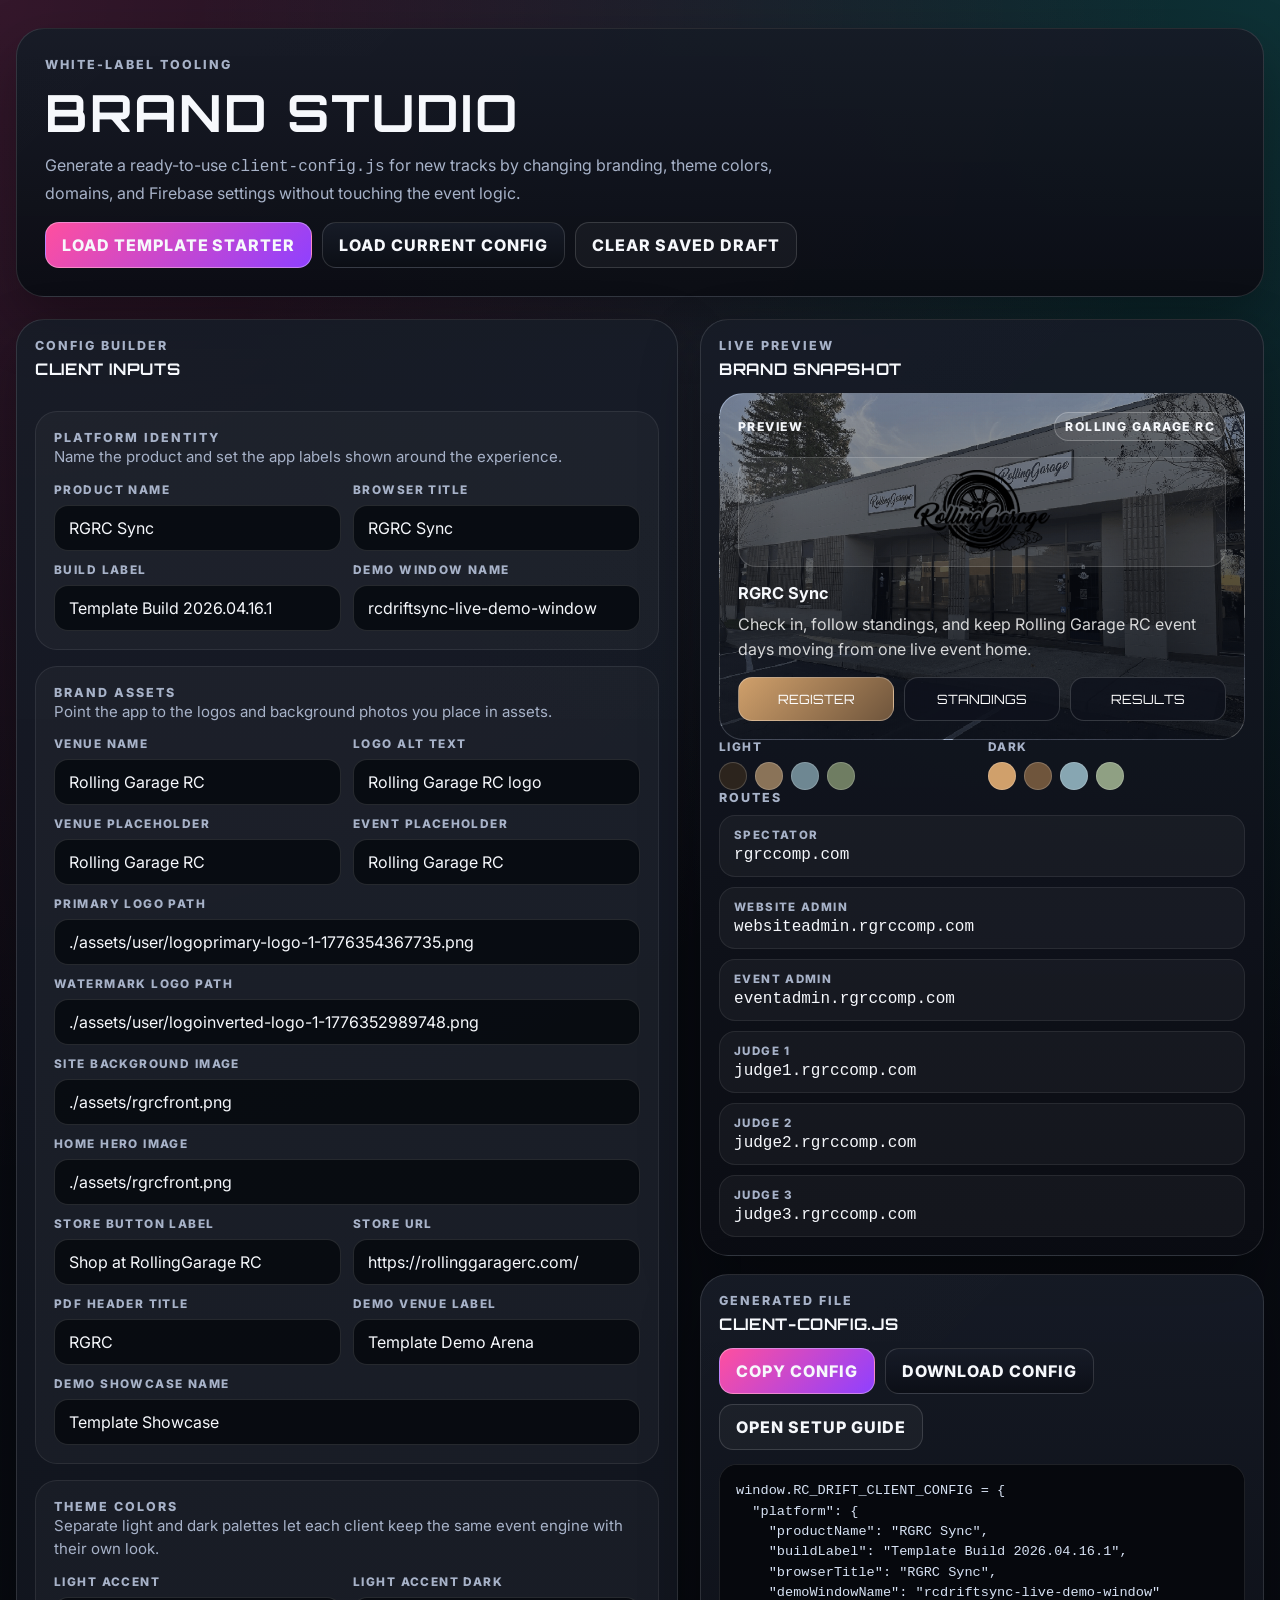
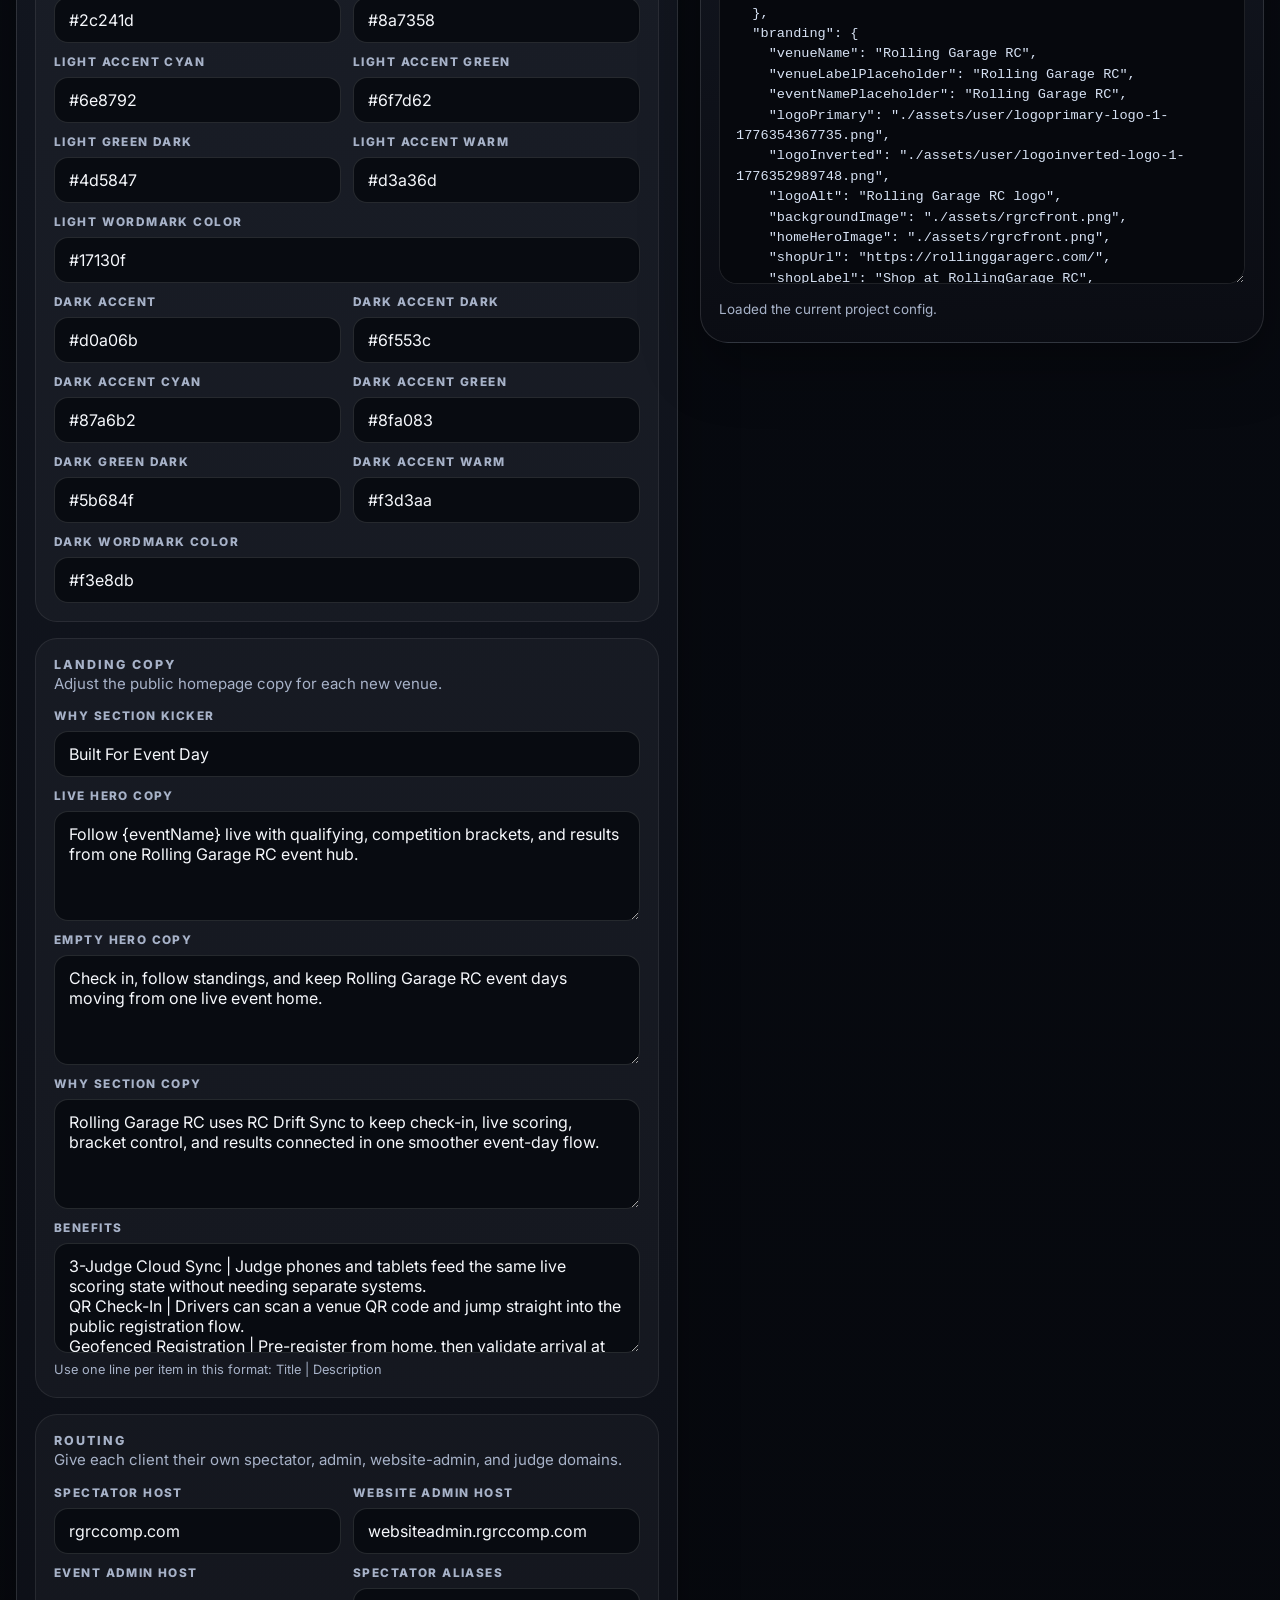
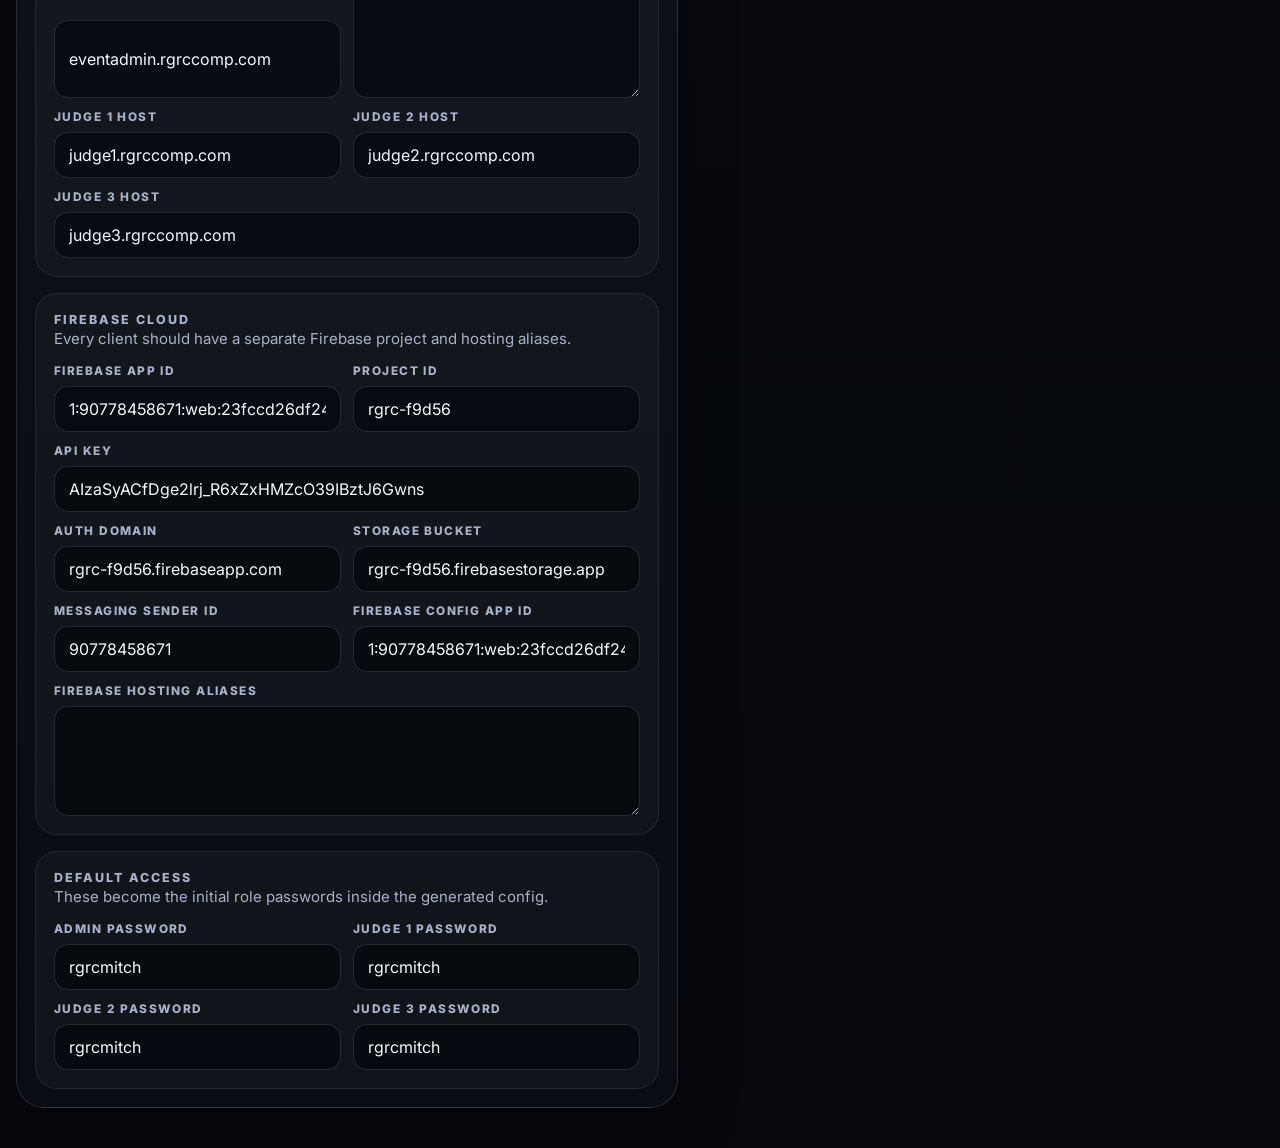
<file: brand-studio/index.html>
<!DOCTYPE html>
<html lang="en">
<head>
  <meta charset="UTF-8" />
  <meta name="viewport" content="width=device-width, initial-scale=1.0" />
  <title>RCDriftSync Brand Studio</title>
  <link rel="preconnect" href="https://fonts.googleapis.com" />
  <link rel="preconnect" href="https://fonts.gstatic.com" crossorigin />
  <link href="https://fonts.googleapis.com/css2?family=Inter:wght@400;500;600;700;800&family=Orbitron:wght@700;800;900&display=swap" rel="stylesheet" />
  <link rel="stylesheet" href="./brand-studio.css" />
</head>
<body>
  <div class="studio-shell">
    <header class="studio-hero">
      <p class="studio-eyebrow">White-Label Tooling</p>
      <h1>Brand Studio</h1>
      <p class="studio-copy">Generate a ready-to-use <code>client-config.js</code> for new tracks by changing branding, theme colors, domains, and Firebase settings without touching the event logic.</p>
      <div class="studio-actions">
        <button id="loadTemplateBtn" class="studio-button studio-button-primary" type="button">Load Template Starter</button>
        <button id="loadCurrentBtn" class="studio-button" type="button">Load Current Config</button>
        <button id="clearDraftBtn" class="studio-button studio-button-ghost" type="button">Clear Saved Draft</button>
      </div>
    </header>

    <main class="studio-layout">
      <section class="studio-panel studio-form-panel">
        <div class="studio-panel-head">
          <p class="studio-eyebrow">Config Builder</p>
          <h2>Client Inputs</h2>
        </div>
        <form id="brandStudioForm" class="studio-form">
          <div id="formSections" class="studio-form-sections"></div>
        </form>
      </section>

      <aside class="studio-sidebar">
        <section class="studio-panel">
          <div class="studio-panel-head">
            <p class="studio-eyebrow">Live Preview</p>
            <h2>Brand Snapshot</h2>
          </div>
          <article id="previewCard" class="preview-card">
            <div class="preview-topline">
              <span>Preview</span>
              <span id="previewVenuePill" class="preview-pill">Venue</span>
            </div>
            <div class="preview-logo">
              <img id="previewLogoImage" alt="Preview logo" hidden />
              <span id="previewWordmark" class="preview-wordmark">Your Track Sync</span>
            </div>
            <div class="preview-copy">
              <strong id="previewTitle">Your Track Sync</strong>
              <span id="previewText">Update the fields on the left to generate the client config for the next track.</span>
            </div>
            <div class="preview-actions">
              <span class="preview-button preview-button-primary">Register</span>
              <span class="preview-button">Standings</span>
              <span class="preview-button">Results</span>
            </div>
          </article>
          <div class="theme-swatches">
            <div class="theme-swatch-group">
              <span>Light</span>
              <div class="theme-swatch-row">
                <i id="lightAccentSwatch"></i>
                <i id="lightAccentDarkSwatch"></i>
                <i id="lightAccentCyanSwatch"></i>
                <i id="lightAccentGreenSwatch"></i>
              </div>
            </div>
            <div class="theme-swatch-group">
              <span>Dark</span>
              <div class="theme-swatch-row">
                <i id="darkAccentSwatch"></i>
                <i id="darkAccentDarkSwatch"></i>
                <i id="darkAccentCyanSwatch"></i>
                <i id="darkAccentGreenSwatch"></i>
              </div>
            </div>
          </div>
          <div class="route-preview-wrap">
            <p class="studio-eyebrow">Routes</p>
            <div id="routePreview" class="route-preview"></div>
          </div>
        </section>

        <section class="studio-panel">
          <div class="studio-panel-head">
            <p class="studio-eyebrow">Generated File</p>
            <h2>client-config.js</h2>
          </div>
          <div class="studio-actions studio-actions-stack">
            <button id="copyConfigBtn" class="studio-button studio-button-primary" type="button">Copy Config</button>
            <button id="downloadConfigBtn" class="studio-button" type="button">Download Config</button>
            <a class="studio-button studio-button-ghost" href="./NEW_CLIENT_SETUP.md" target="_blank" rel="noopener noreferrer">Open Setup Guide</a>
          </div>
          <textarea id="outputConfig" class="output-code" readonly spellcheck="false"></textarea>
          <div id="studioStatus" class="studio-status"></div>
        </section>
      </aside>
    </main>
  </div>

  <script src="./client-config.template.js"></script>
  <script>
    window.RC_DRIFT_TEMPLATE_PRESET = JSON.parse(JSON.stringify(window.RC_DRIFT_CLIENT_CONFIG || {}));
  </script>
  <script src="../client-config.js"></script>
  <script>
    window.RC_DRIFT_CURRENT_PRESET = JSON.parse(JSON.stringify(window.RC_DRIFT_CLIENT_CONFIG || window.RC_DRIFT_TEMPLATE_PRESET || {}));
  </script>
  <script src="./brand-studio.js"></script>
</body>
</html>
</file>
<file: brand-studio/brand-studio.css>
:root {
  --bg: #080b12;
  --panel: rgba(16, 20, 30, 0.94);
  --panel-line: rgba(255, 255, 255, 0.12);
  --text: #f6f8fc;
  --text-soft: #a7b2c8;
  --accent: #ff4f9f;
  --accent-dark: #8f40ff;
  --shadow: 0 24px 60px rgba(0, 0, 0, 0.32);
}

* {
  box-sizing: border-box;
}

html {
  color-scheme: dark;
}

body {
  margin: 0;
  min-height: 100vh;
  font-family: "Inter", sans-serif;
  color: var(--text);
  background:
    radial-gradient(circle at top left, rgba(255, 79, 159, 0.18), transparent 26%),
    radial-gradient(circle at top right, rgba(41, 225, 218, 0.18), transparent 24%),
    linear-gradient(180deg, rgba(8, 11, 18, 1), rgba(6, 8, 13, 1));
}

code {
  font-family: "Consolas", "SFMono-Regular", monospace;
}

.studio-shell {
  width: min(1480px, calc(100% - 32px));
  margin: 0 auto;
  padding: 28px 0 42px;
}

.studio-hero,
.studio-panel {
  border: 1px solid var(--panel-line);
  border-radius: 28px;
  background:
    linear-gradient(180deg, rgba(22, 27, 38, 0.94), rgba(11, 13, 20, 0.96)),
    linear-gradient(135deg, rgba(255, 255, 255, 0.04), rgba(255, 255, 255, 0.015));
  box-shadow: var(--shadow);
}

.studio-hero {
  display: grid;
  gap: 16px;
  margin-bottom: 22px;
  padding: 28px;
}

.studio-eyebrow {
  margin: 0;
  color: var(--text-soft);
  font-size: 0.78rem;
  font-weight: 800;
  letter-spacing: 0.16em;
  text-transform: uppercase;
}

.studio-hero h1,
.studio-panel-head h2,
.studio-section-head h3,
.preview-wordmark {
  margin: 0;
  font-family: "Ethnocentric", "Orbitron", sans-serif;
  letter-spacing: 0.04em;
  text-transform: uppercase;
}

.studio-hero h1 {
  font-size: clamp(2rem, 4vw, 3.8rem);
  line-height: 0.96;
}

.studio-copy {
  margin: 0;
  max-width: 74ch;
  color: var(--text-soft);
  line-height: 1.6;
}

.studio-layout {
  display: grid;
  grid-template-columns: minmax(0, 1.08fr) minmax(360px, 0.92fr);
  gap: 22px;
  align-items: start;
}

.studio-form-panel,
.studio-sidebar {
  display: grid;
  gap: 18px;
}

.studio-form-panel {
  padding: 18px;
}

.studio-sidebar {
  position: sticky;
  top: 20px;
}

.studio-panel {
  padding: 18px;
}

.studio-panel-head {
  display: grid;
  gap: 6px;
  margin-bottom: 14px;
}

.studio-panel-head h2 {
  font-size: 1rem;
}

.studio-form-sections {
  display: grid;
  gap: 16px;
}

.studio-section {
  display: grid;
  gap: 14px;
  padding: 18px;
  border: 1px solid rgba(255, 255, 255, 0.08);
  border-radius: 22px;
  background: rgba(255, 255, 255, 0.03);
}

.studio-section-copy {
  margin: 0;
  color: var(--text-soft);
  line-height: 1.55;
  font-size: 0.94rem;
}

.studio-fields {
  display: grid;
  grid-template-columns: repeat(2, minmax(0, 1fr));
  gap: 12px;
}

.studio-field {
  display: grid;
  gap: 8px;
  min-width: 0;
}

.studio-field[data-span="2"] {
  grid-column: 1 / -1;
}

.studio-field label {
  color: var(--text-soft);
  font-size: 0.74rem;
  font-weight: 800;
  letter-spacing: 0.12em;
  text-transform: uppercase;
}

.studio-field input,
.studio-field textarea {
  width: 100%;
  border: 1px solid rgba(255, 255, 255, 0.12);
  border-radius: 14px;
  background: rgba(7, 10, 16, 0.9);
  color: var(--text);
  font: inherit;
  padding: 12px 14px;
  outline: none;
}

.studio-field input:focus,
.studio-field textarea:focus {
  border-color: rgba(255, 79, 159, 0.7);
  box-shadow: 0 0 0 3px rgba(255, 79, 159, 0.12);
}

.studio-field textarea {
  min-height: 110px;
  resize: vertical;
}

.studio-note {
  color: var(--text-soft);
  font-size: 0.8rem;
  line-height: 1.45;
}

.studio-actions {
  display: flex;
  flex-wrap: wrap;
  gap: 10px;
}

.studio-actions-stack {
  margin-bottom: 14px;
}

.studio-button {
  min-height: 46px;
  padding: 10px 16px;
  border: 1px solid rgba(255, 255, 255, 0.14);
  border-radius: 14px;
  background: linear-gradient(180deg, rgba(23, 28, 40, 0.98), rgba(12, 15, 22, 0.96));
  color: var(--text);
  font: inherit;
  font-weight: 800;
  letter-spacing: 0.06em;
  text-transform: uppercase;
  text-decoration: none;
  display: inline-flex;
  align-items: center;
  justify-content: center;
  cursor: pointer;
}

.studio-button-primary {
  background: linear-gradient(135deg, var(--accent), var(--accent-dark));
  border-color: rgba(255, 255, 255, 0.34);
}

.studio-button-ghost {
  background: rgba(255, 255, 255, 0.04);
}

.preview-card {
  position: relative;
  overflow: hidden;
  min-height: 280px;
  padding: 18px;
  border-radius: 24px;
  border: 1px solid rgba(255, 255, 255, 0.12);
  background:
    linear-gradient(180deg, rgba(7, 10, 16, 0.18), rgba(7, 10, 16, 0.48)),
    var(--preview-image, linear-gradient(135deg, rgba(255,255,255,0.04), rgba(255,255,255,0.02)));
  background-size: cover, cover;
  background-position: center center, center center;
  display: grid;
  align-content: space-between;
  gap: 16px;
}

.preview-card::before {
  content: "";
  position: absolute;
  inset: 0;
  background:
    linear-gradient(180deg, rgba(8, 11, 18, 0.28), rgba(8, 11, 18, 0.68)),
    linear-gradient(120deg, rgba(255, 255, 255, 0.12), transparent 42%);
  pointer-events: none;
}

.preview-card > * {
  position: relative;
  z-index: 1;
}

.preview-topline {
  display: flex;
  justify-content: space-between;
  gap: 10px;
  align-items: center;
  font-size: 0.76rem;
  font-weight: 800;
  letter-spacing: 0.12em;
  text-transform: uppercase;
}

.preview-pill {
  padding: 6px 10px;
  border-radius: 999px;
  border: 1px solid rgba(255, 255, 255, 0.24);
  background: rgba(255, 255, 255, 0.08);
}

.preview-logo {
  min-height: 82px;
  padding: 12px;
  border-radius: 18px;
  border: 1px solid rgba(255, 255, 255, 0.16);
  background: rgba(255, 255, 255, 0.07);
  display: inline-flex;
  align-items: center;
  justify-content: center;
  overflow: hidden;
}

.preview-logo img {
  display: block;
  max-width: 100%;
  max-height: 84px;
  object-fit: contain;
}

.preview-wordmark {
  color: var(--preview-wordmark-color, #f7f7f7);
  font-size: clamp(1.55rem, 3vw, 2.4rem);
  line-height: 0.96;
}

.preview-copy {
  display: grid;
  gap: 8px;
}

.preview-copy strong {
  font-size: 1.02rem;
  line-height: 1.25;
}

.preview-copy span {
  color: rgba(255, 255, 255, 0.82);
  line-height: 1.55;
}

.preview-actions {
  display: grid;
  grid-template-columns: repeat(3, minmax(0, 1fr));
  gap: 10px;
}

.preview-button {
  min-height: 44px;
  border-radius: 14px;
  border: 1px solid rgba(255, 255, 255, 0.16);
  background: rgba(14, 18, 28, 0.86);
  color: #fff;
  display: inline-flex;
  align-items: center;
  justify-content: center;
  font-family: "Ethnocentric", "Orbitron", sans-serif;
  font-size: 0.8rem;
  text-transform: uppercase;
}

.preview-button-primary {
  background: linear-gradient(135deg, var(--preview-accent, #ff4f9f), var(--preview-accent-dark, #8f40ff));
  border-color: rgba(255, 255, 255, 0.28);
}

.theme-swatches {
  display: grid;
  grid-template-columns: repeat(2, minmax(0, 1fr));
  gap: 12px;
}

.theme-swatch-group {
  display: grid;
  gap: 8px;
}

.theme-swatch-group span {
  color: var(--text-soft);
  font-size: 0.74rem;
  font-weight: 800;
  letter-spacing: 0.12em;
  text-transform: uppercase;
}

.theme-swatch-row {
  display: flex;
  gap: 8px;
}

.theme-swatch-row i {
  display: block;
  width: 28px;
  height: 28px;
  border-radius: 999px;
  border: 1px solid rgba(255, 255, 255, 0.18);
  background: #999;
}

.route-preview-wrap {
  display: grid;
  gap: 10px;
}

.route-preview {
  display: grid;
  gap: 10px;
}

.route-item {
  display: grid;
  gap: 4px;
  padding: 12px 14px;
  border-radius: 16px;
  background: rgba(255, 255, 255, 0.04);
  border: 1px solid rgba(255, 255, 255, 0.08);
}

.route-item span {
  color: var(--text-soft);
  font-size: 0.72rem;
  font-weight: 800;
  letter-spacing: 0.12em;
  text-transform: uppercase;
}

.route-item code {
  word-break: break-word;
}

.output-code {
  width: 100%;
  min-height: 420px;
  padding: 16px;
  border: 1px solid rgba(255, 255, 255, 0.1);
  border-radius: 18px;
  background: #06080d;
  color: #d7e2f4;
  font-family: "Consolas", "SFMono-Regular", monospace;
  font-size: 0.85rem;
  line-height: 1.5;
  resize: vertical;
}

.studio-status {
  min-height: 24px;
  margin-top: 12px;
  color: var(--text-soft);
  font-size: 0.84rem;
  line-height: 1.45;
}

@media (max-width: 1120px) {
  .studio-layout {
    grid-template-columns: 1fr;
  }

  .studio-sidebar {
    position: static;
  }
}

@media (max-width: 720px) {
  .studio-shell {
    width: min(100% - 18px, 100%);
    padding-top: 18px;
  }

  .studio-hero,
  .studio-panel {
    padding: 16px;
  }

  .studio-fields,
  .preview-actions,
  .theme-swatches {
    grid-template-columns: 1fr;
  }

  .studio-actions {
    display: grid;
    grid-template-columns: 1fr;
  }

  .preview-wordmark,
  .studio-hero h1 {
    white-space: normal;
  }
}
</file>
